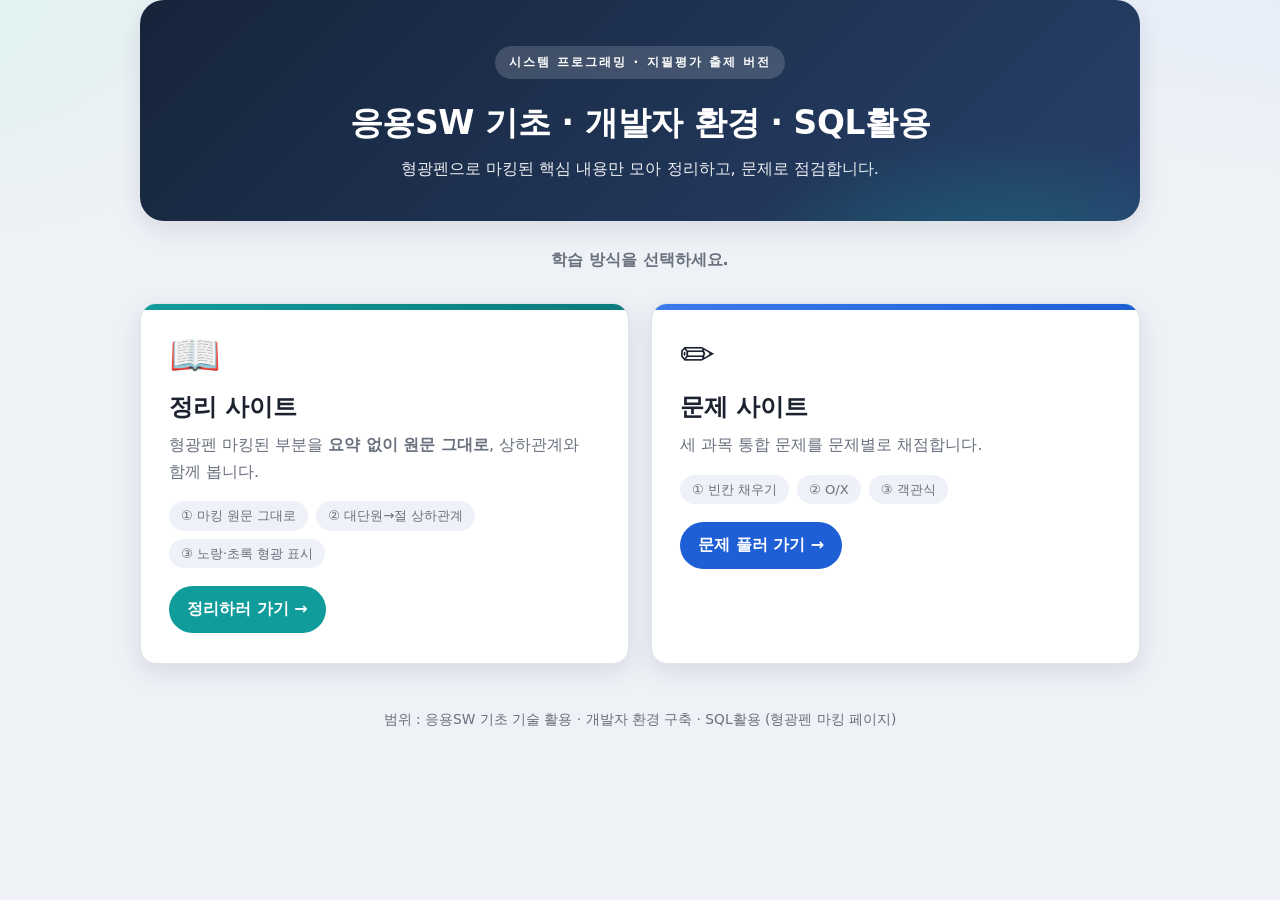
<file: index.html>
<!DOCTYPE html>
<html lang="ko">
<head>
<meta charset="utf-8">
<meta name="viewport" content="width=device-width, initial-scale=1">
<title>시스템 프로그래밍 — 지필평가 학습</title>
<link rel="stylesheet" href="style.css">
</head>
<body>
<div class="wrap">

  <header class="hero">
    <span class="eyebrow">시스템 프로그래밍 · 지필평가 출제 버전</span>
    <h1>응용SW 기초 · 개발자 환경 · SQL활용</h1>
    <p>형광펜으로 마킹된 핵심 내용만 모아 정리하고, 문제로 점검합니다.</p>
  </header>

  <p class="lead" style="margin:26px 0 4px;font-weight:600">학습 방식을 선택하세요.</p>

  <main class="choices">
    <a class="choice summary" href="summary.html">
      <span class="stripe"></span>
      <div class="ic">📖</div>
      <h2>정리 사이트</h2>
      <p>형광펜 마킹된 부분을 <b>요약 없이 원문 그대로</b>, 상하관계와 함께 봅니다.</p>
      <div class="tags">
        <span class="tag">① 마킹 원문 그대로</span>
        <span class="tag">② 대단원→절 상하관계</span>
        <span class="tag">③ 노랑·초록 형광 표시</span>
      </div>
      <span class="go">정리하러 가기 →</span>
    </a>

    <a class="choice quiz" href="quiz.html">
      <span class="stripe"></span>
      <div class="ic">✏️</div>
      <h2>문제 사이트</h2>
      <p>세 과목 통합 문제를 문제별로 채점합니다.</p>
      <div class="tags">
        <span class="tag">① 빈칸 채우기</span>
        <span class="tag">② O/X</span>
        <span class="tag">③ 객관식</span>
      </div>
      <span class="go">문제 풀러 가기 →</span>
    </a>
  </main>

  <div class="foot">
    범위 : 응용SW 기초 기술 활용 · 개발자 환경 구축 · SQL활용 (형광펜 마킹 페이지)
  </div>

</div>
</body>
</html>
</file>
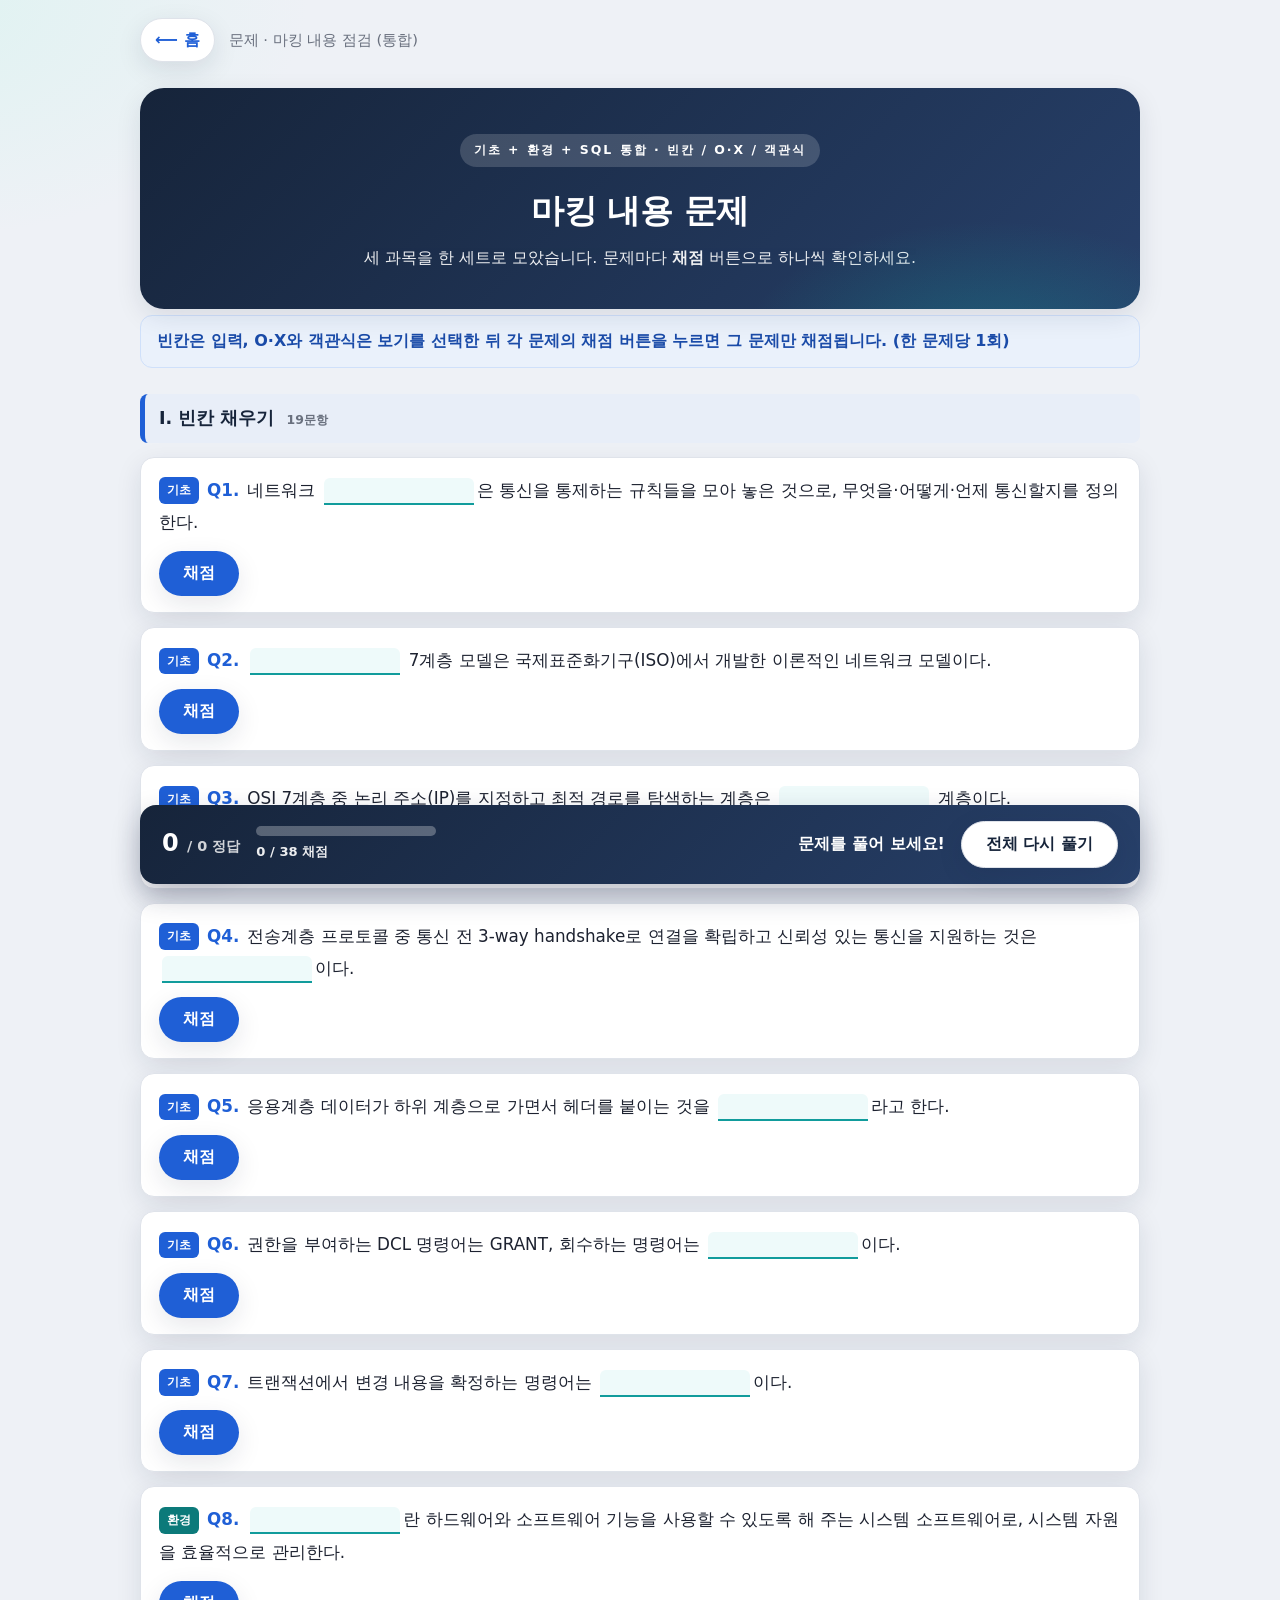
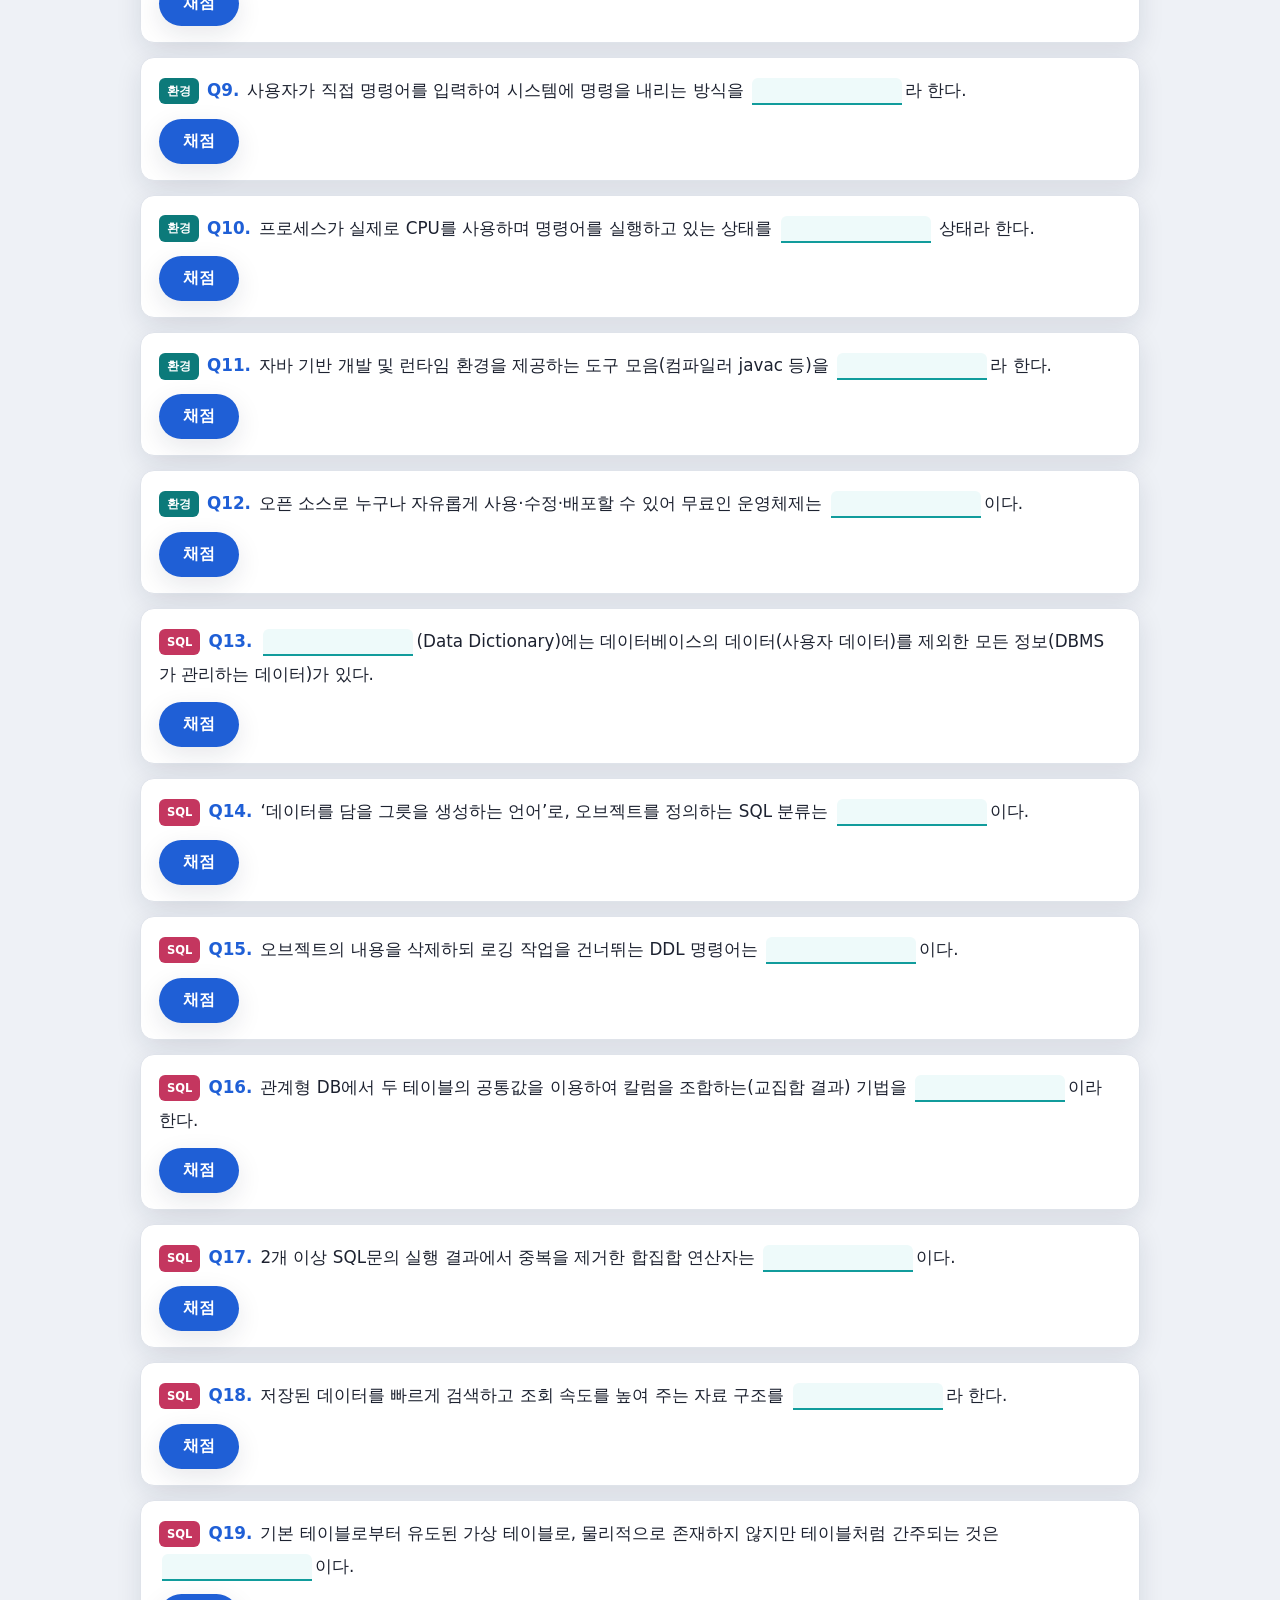
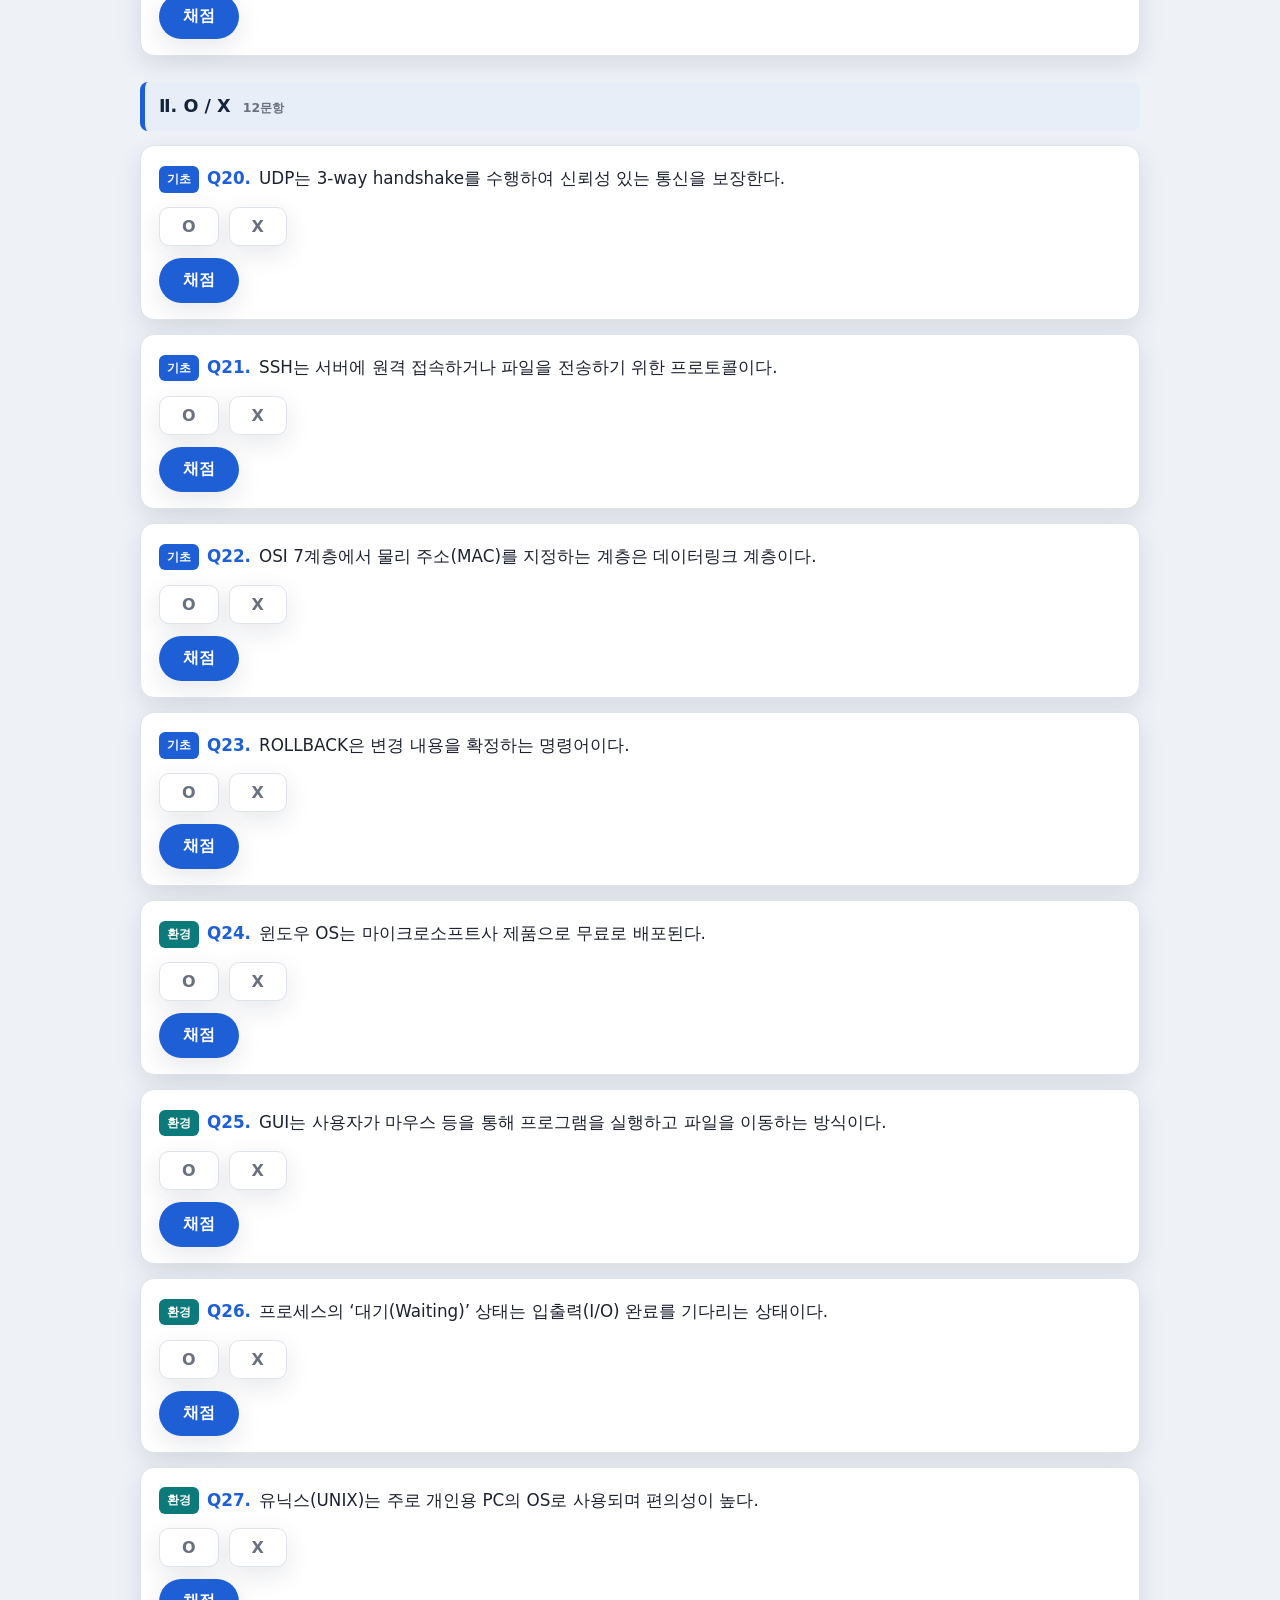
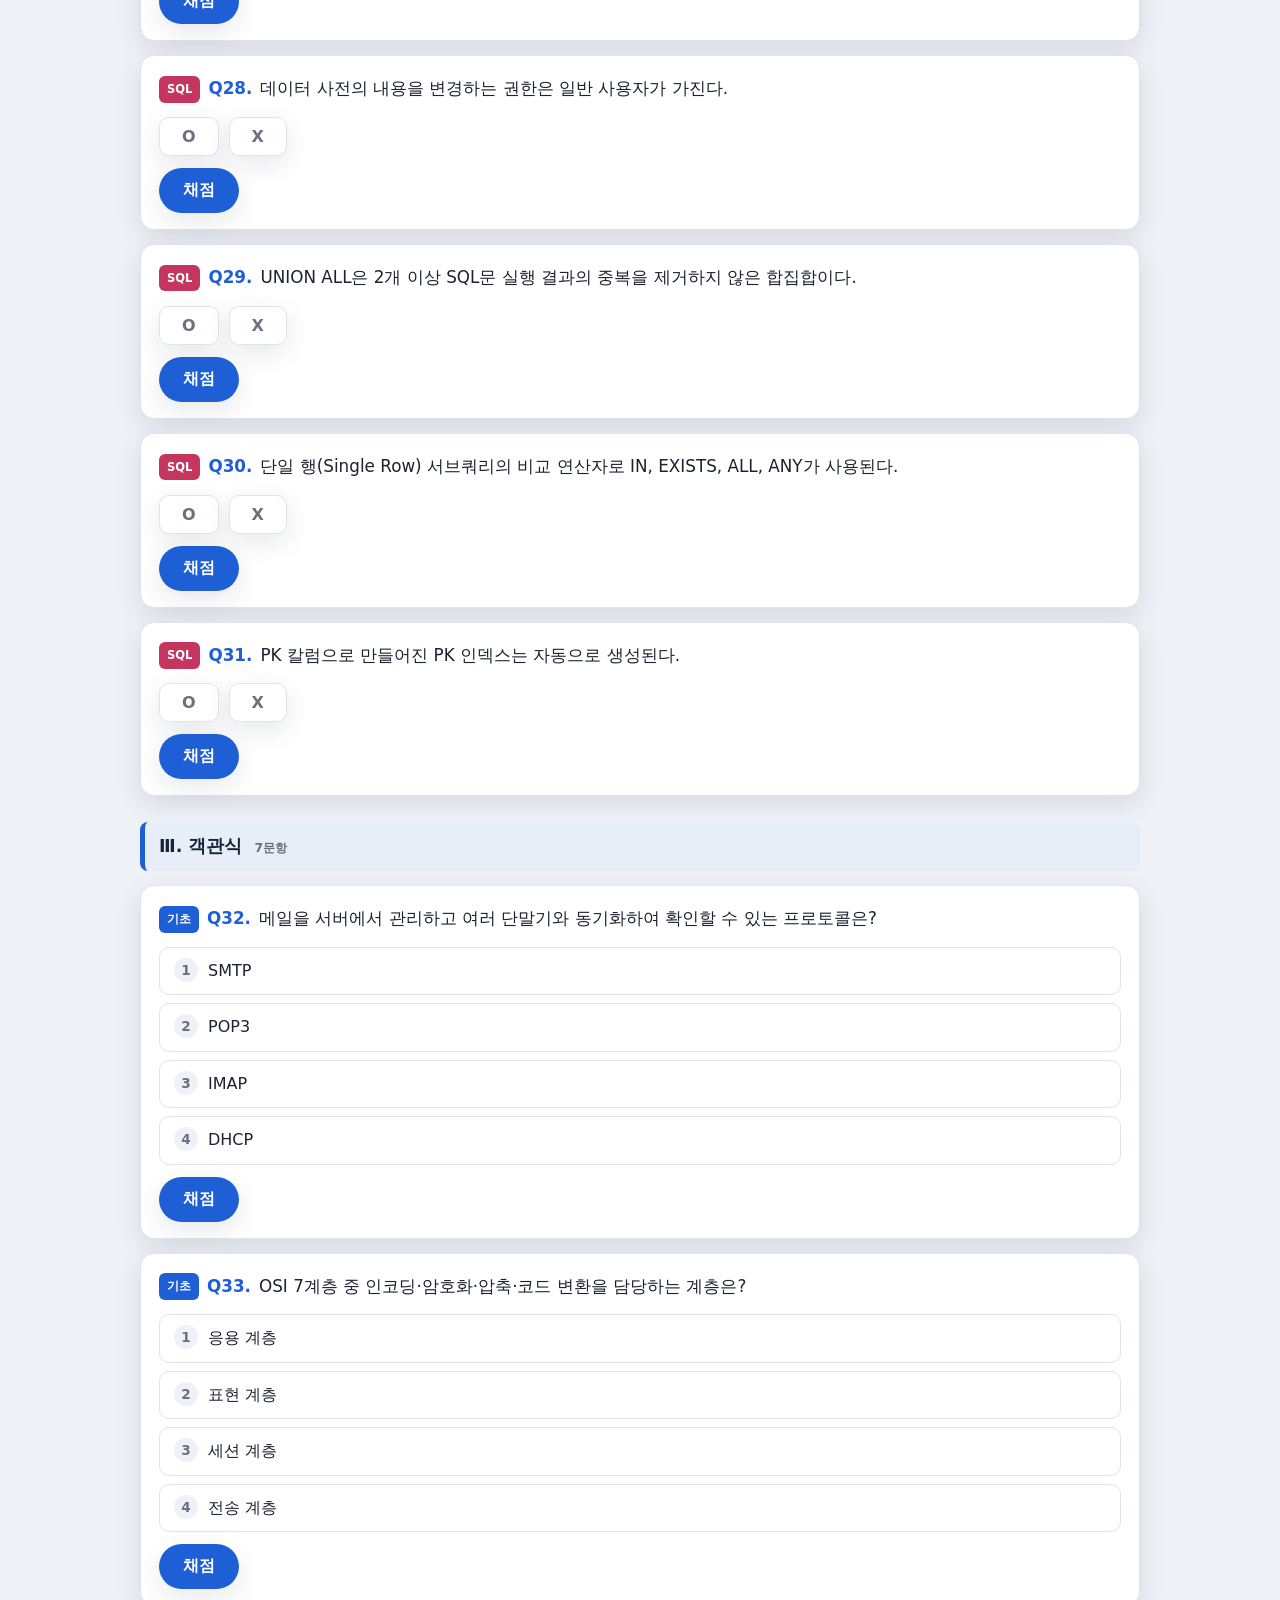
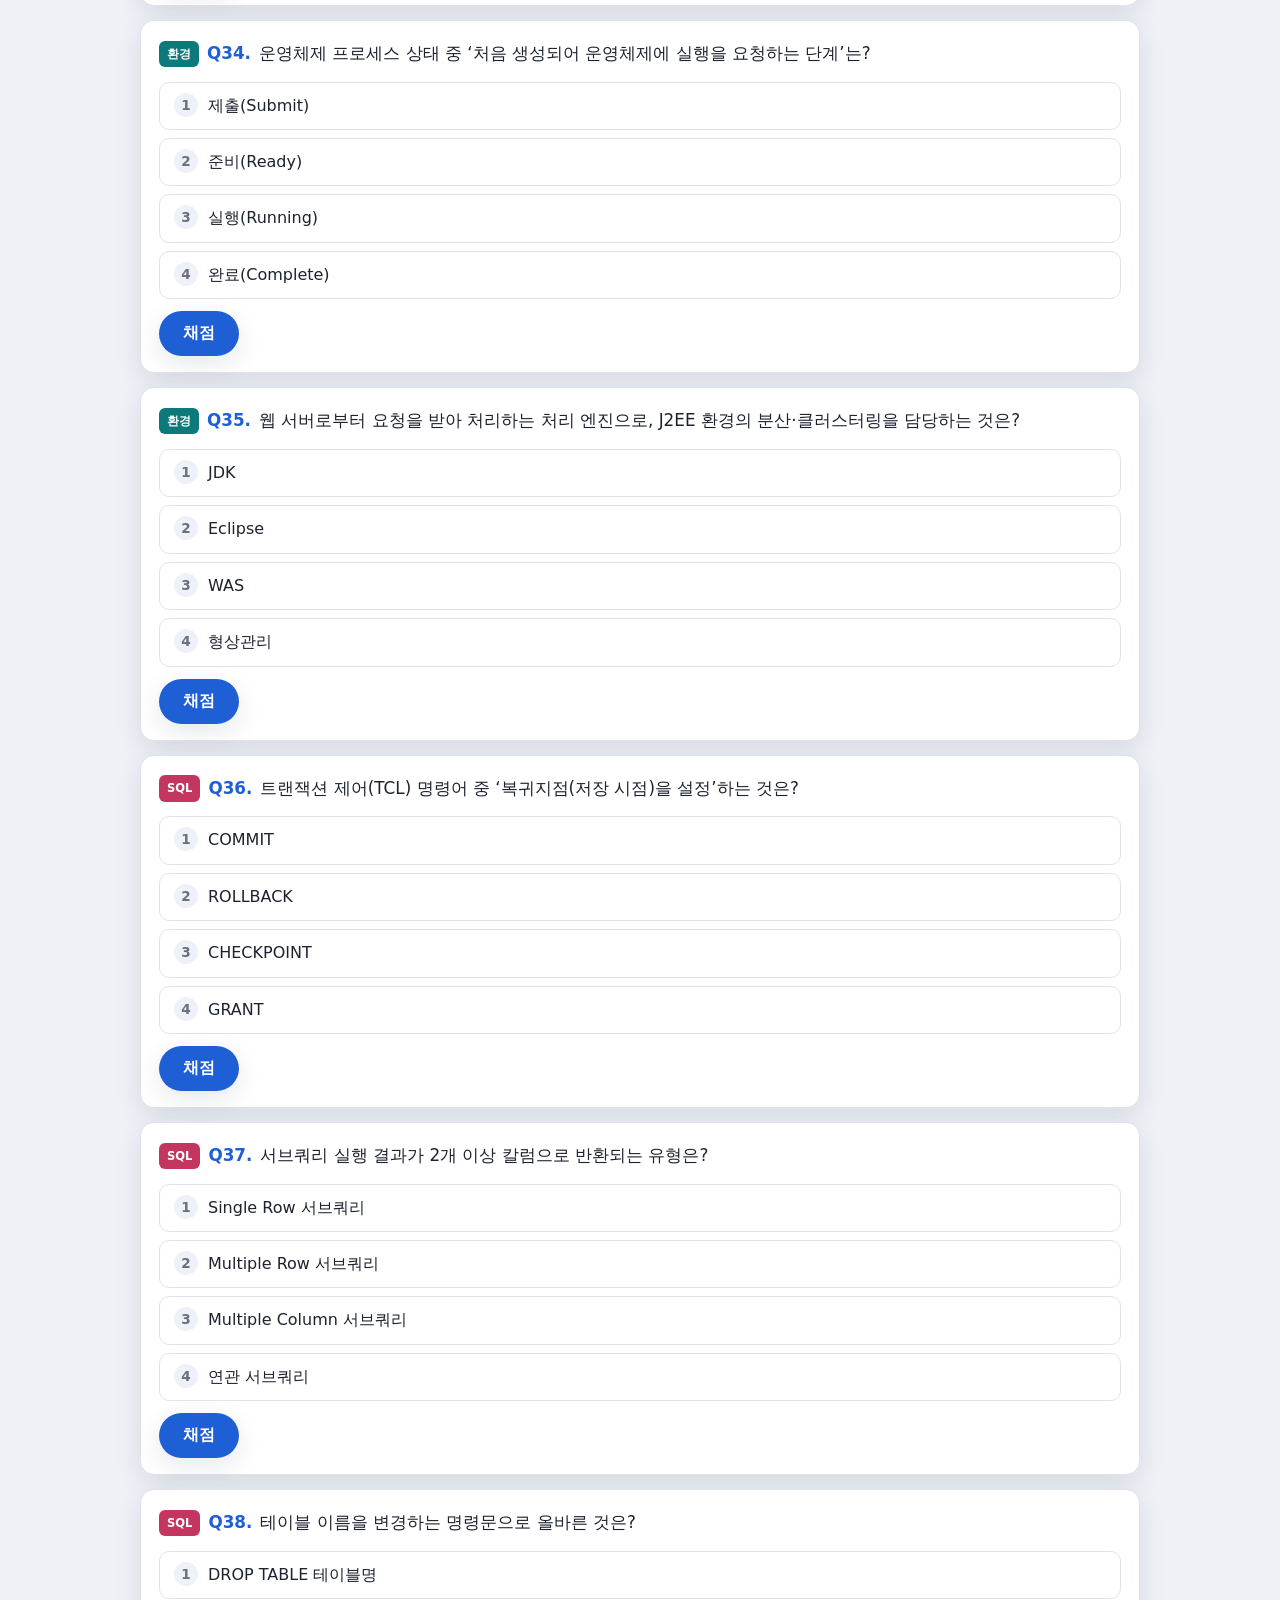
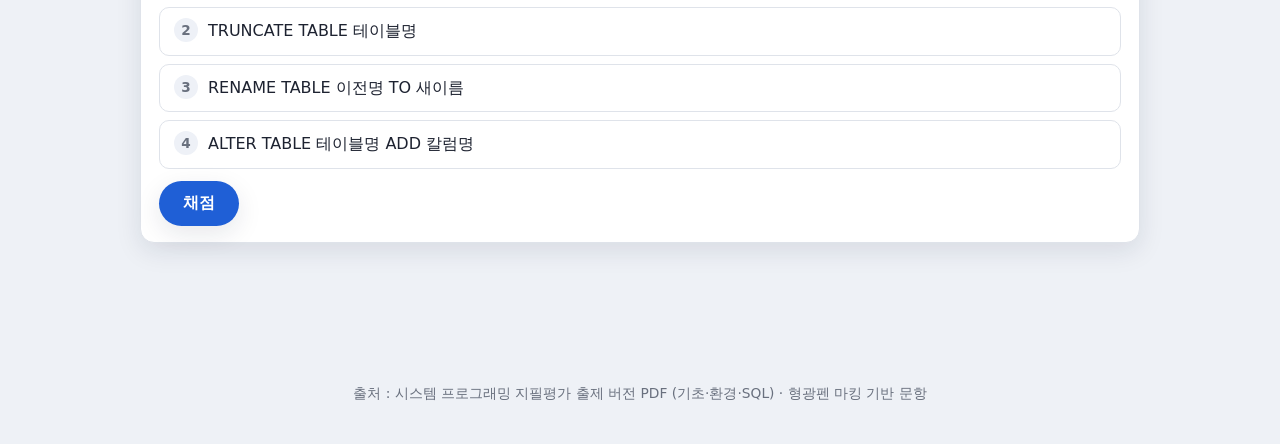
<file: quiz.html>
<!DOCTYPE html>
<html lang="ko">
<head>
<meta charset="utf-8">
<meta name="viewport" content="width=device-width, initial-scale=1">
<title>문제 — 마킹 내용 점검</title>
<link rel="stylesheet" href="style.css">
</head>
<body>
<div class="wrap">

  <nav class="topbar">
    <a class="home-link" href="index.html">⟵ 홈</a>
    <span class="crumb">문제 · 마킹 내용 점검 (통합)</span>
  </nav>

  <header class="hero">
    <span class="eyebrow">기초 + 환경 + SQL 통합 · 빈칸 / O·X / 객관식</span>
    <h1>마킹 내용 문제</h1>
    <p>세 과목을 한 세트로 모았습니다. 문제마다 <b>채점</b> 버튼으로 하나씩 확인하세요.</p>
  </header>

  <div class="quiz-guide">빈칸은 입력, O·X와 객관식은 보기를 선택한 뒤 각 문제의 <b>채점</b> 버튼을 누르면 그 문제만 채점됩니다. (한 문제당 1회)</div>

  <main id="root"></main>

  <div class="scorebar">
    <div class="score" id="score">0 <small>/ 0 정답</small></div>
    <div class="prog-wrap">
      <div class="prog-track"><div class="prog-bar" id="prog"></div></div>
      <div class="prog-label" id="progLabel">0 / 0 채점</div>
    </div>
    <div class="spacer"></div>
    <div class="msg" id="msg">문제를 풀어 보세요!</div>
    <button class="btn btn-ghost" id="reset">전체 다시 풀기</button>
  </div>

  <div class="foot">출처 : 시스템 프로그래밍 지필평가 출제 버전 PDF (기초·환경·SQL) · 형광펜 마킹 기반 문항</div>
</div>

<script src="data.js"></script>
<script>
function esc(s){return s.replace(/&/g,"&amp;").replace(/</g,"&lt;").replace(/>/g,"&gt;");}
function norm(s){return (s||"").toString().trim().toLowerCase().replace(/\s+/g,"").replace(/[.,'’`·]/g,"");}

const SUBMETA = {gicho:{label:"기초",cls:"sb-gicho"}, hwan:{label:"환경",cls:"sb-hwan"}, sql:{label:"SQL",cls:"sb-sql"}};
const ORDER = [
  {type:"blank",  title:"Ⅰ. 빈칸 채우기"},
  {type:"ox",     title:"Ⅱ. O / X"},
  {type:"choice", title:"Ⅲ. 객관식"}
];

let QLIST = [];   // 통합 문제 목록 (flat)
let graded = 0, correct = 0;

function buildList(){
  QLIST = [];
  for(const grp of ORDER){
    for(const subId of ["gicho","hwan","sql"]){
      (QUIZ[subId][grp.type]||[]).forEach(q=>{
        QLIST.push({type:grp.type, sub:subId, q, done:false});
      });
    }
  }
}

function render(){
  buildList();
  graded = 0; correct = 0;
  const root = document.getElementById('root');
  let html = "";
  let gi = 0;

  for(const grp of ORDER){
    const items = QLIST.map((e,idx)=>({e,idx})).filter(x=>x.e.type===grp.type);
    html += `<div class="q-section"><div class="q-sec-title">${grp.title} <span class="q-sec-count">${items.length}문항</span></div></div>`;
    for(const {e,idx} of items){
      gi++;
      const meta = SUBMETA[e.sub];
      const badge = `<span class="sub-badge ${meta.cls}">${meta.label}</span>`;
      let bodyHtml = "";
      if(e.type==="blank"){
        const parts = e.q.q.split("___");
        bodyHtml = `<div class="qtext">${badge}<span class="qnum">Q${gi}.</span>${esc(parts[0])}<input class="blank-input" data-gi="${idx}">${esc(parts[1]||"")}</div>`;
      }else if(e.type==="ox"){
        bodyHtml = `<div class="qtext">${badge}<span class="qnum">Q${gi}.</span>${esc(e.q.q)}</div>
          <div class="ox-row" data-gi="${idx}">
            <button class="ox-btn" data-v="O">O</button>
            <button class="ox-btn" data-v="X">X</button>
          </div>`;
      }else{
        const opts = e.q.options.map((o,i)=>`<div class="opt" data-idx="${i}"><span class="mark">${i+1}</span><span>${esc(o)}</span></div>`).join("");
        bodyHtml = `<div class="qtext">${badge}<span class="qnum">Q${gi}.</span>${esc(e.q.q)}</div>
          <div class="opts" data-gi="${idx}">${opts}</div>`;
      }
      html += `<div class="q" data-gi="${idx}">${bodyHtml}
        <div class="q-foot"><button class="btn btn-primary btn-sm q-grade" data-gi="${idx}">채점</button></div>
        <div class="answer-tip" data-gi="${idx}"></div></div>`;
    }
  }
  root.innerHTML = html;
  bindInteractions();
  updateScore();
}

function bindInteractions(){
  document.querySelectorAll('.ox-row').forEach(row=>{
    row.querySelectorAll('.ox-btn').forEach(btn=>{
      btn.addEventListener('click',()=>{
        if(row.dataset.locked) return;
        row.querySelectorAll('.ox-btn').forEach(b=>b.classList.remove('sel'));
        btn.classList.add('sel');
      });
    });
  });
  document.querySelectorAll('.opts').forEach(box=>{
    box.querySelectorAll('.opt').forEach(opt=>{
      opt.addEventListener('click',()=>{
        if(box.dataset.locked) return;
        box.querySelectorAll('.opt').forEach(o=>o.classList.remove('sel'));
        opt.classList.add('sel');
      });
    });
  });
  document.querySelectorAll('.q-grade').forEach(btn=>{
    btn.addEventListener('click',()=>gradeOne(+btn.dataset.gi));
  });
}

function gradeOne(idx){
  const e = QLIST[idx];
  if(e.done) return;
  const tip = document.querySelector(`.answer-tip[data-gi="${idx}"]`);
  const btn = document.querySelector(`.q-grade[data-gi="${idx}"]`);
  let ok=false, ansLabel="";

  if(e.type==="blank"){
    const inp = document.querySelector(`.blank-input[data-gi="${idx}"]`);
    const accept = (e.q.accept||[e.q.answer]).map(norm);
    ok = accept.includes(norm(inp.value));
    inp.classList.add(ok?'correct':'wrong');
    inp.readOnly = true;
    ansLabel = e.q.answer;
  }else if(e.type==="ox"){
    const row = document.querySelector(`.ox-row[data-gi="${idx}"]`);
    row.dataset.locked="1";
    const sel = row.querySelector('.ox-btn.sel');
    const ansV = e.q.answer ? "O" : "X";
    row.querySelectorAll('.ox-btn').forEach(b=>{ if(b.dataset.v===ansV) b.classList.add('correct'); });
    ok = sel && sel.dataset.v===ansV;
    if(sel && !ok) sel.classList.add('wrong');
    ansLabel = ansV;
  }else{
    const box = document.querySelector(`.opts[data-gi="${idx}"]`);
    box.dataset.locked="1";
    const sel = box.querySelector('.opt.sel');
    box.querySelectorAll('.opt').forEach(o=>{ if(+o.dataset.idx===e.q.answer) o.classList.add('correct'); });
    ok = sel && +sel.dataset.idx===e.q.answer;
    if(sel && !ok) sel.classList.add('wrong');
    ansLabel = (e.q.answer+1)+"번";
  }

  e.done = true; graded++; if(ok) correct++;
  tip.className = "answer-tip show" + (ok?"":" miss");
  tip.textContent = (ok ? "정답! " : `오답 — 정답: ${ansLabel} · `) + (e.q.explain||"");
  btn.disabled = true; btn.textContent = ok ? "✓ 정답" : "✗ 오답";
  btn.classList.remove('btn-primary'); btn.classList.add(ok?'btn-good':'btn-bad');
  updateScore();
}

function updateScore(){
  const total = QLIST.length;
  const pct = total ? Math.round(graded/total*100) : 0;
  document.getElementById('score').innerHTML = `${correct} <small>/ ${graded||0} 정답</small>`;
  document.getElementById('prog').style.width = pct+"%";
  document.getElementById('progLabel').textContent = `${graded} / ${total} 채점`;
  const msg = document.getElementById('msg');
  if(graded===0){ msg.textContent="문제를 풀어 보세요!"; return; }
  if(graded<total){ msg.textContent=`진행 중… (${correct}/${graded} 정답)`; return; }
  const r = Math.round(correct/total*100);
  msg.textContent = r===100?"완벽해요! 🎉" : r>=70?"잘했어요! 👍" : r>=40?"조금만 더! 💪":"정리부터 다시 볼까요? 📖";
}

document.getElementById('reset').addEventListener('click',render);
render();
</script>
</body>
</html>
</file>
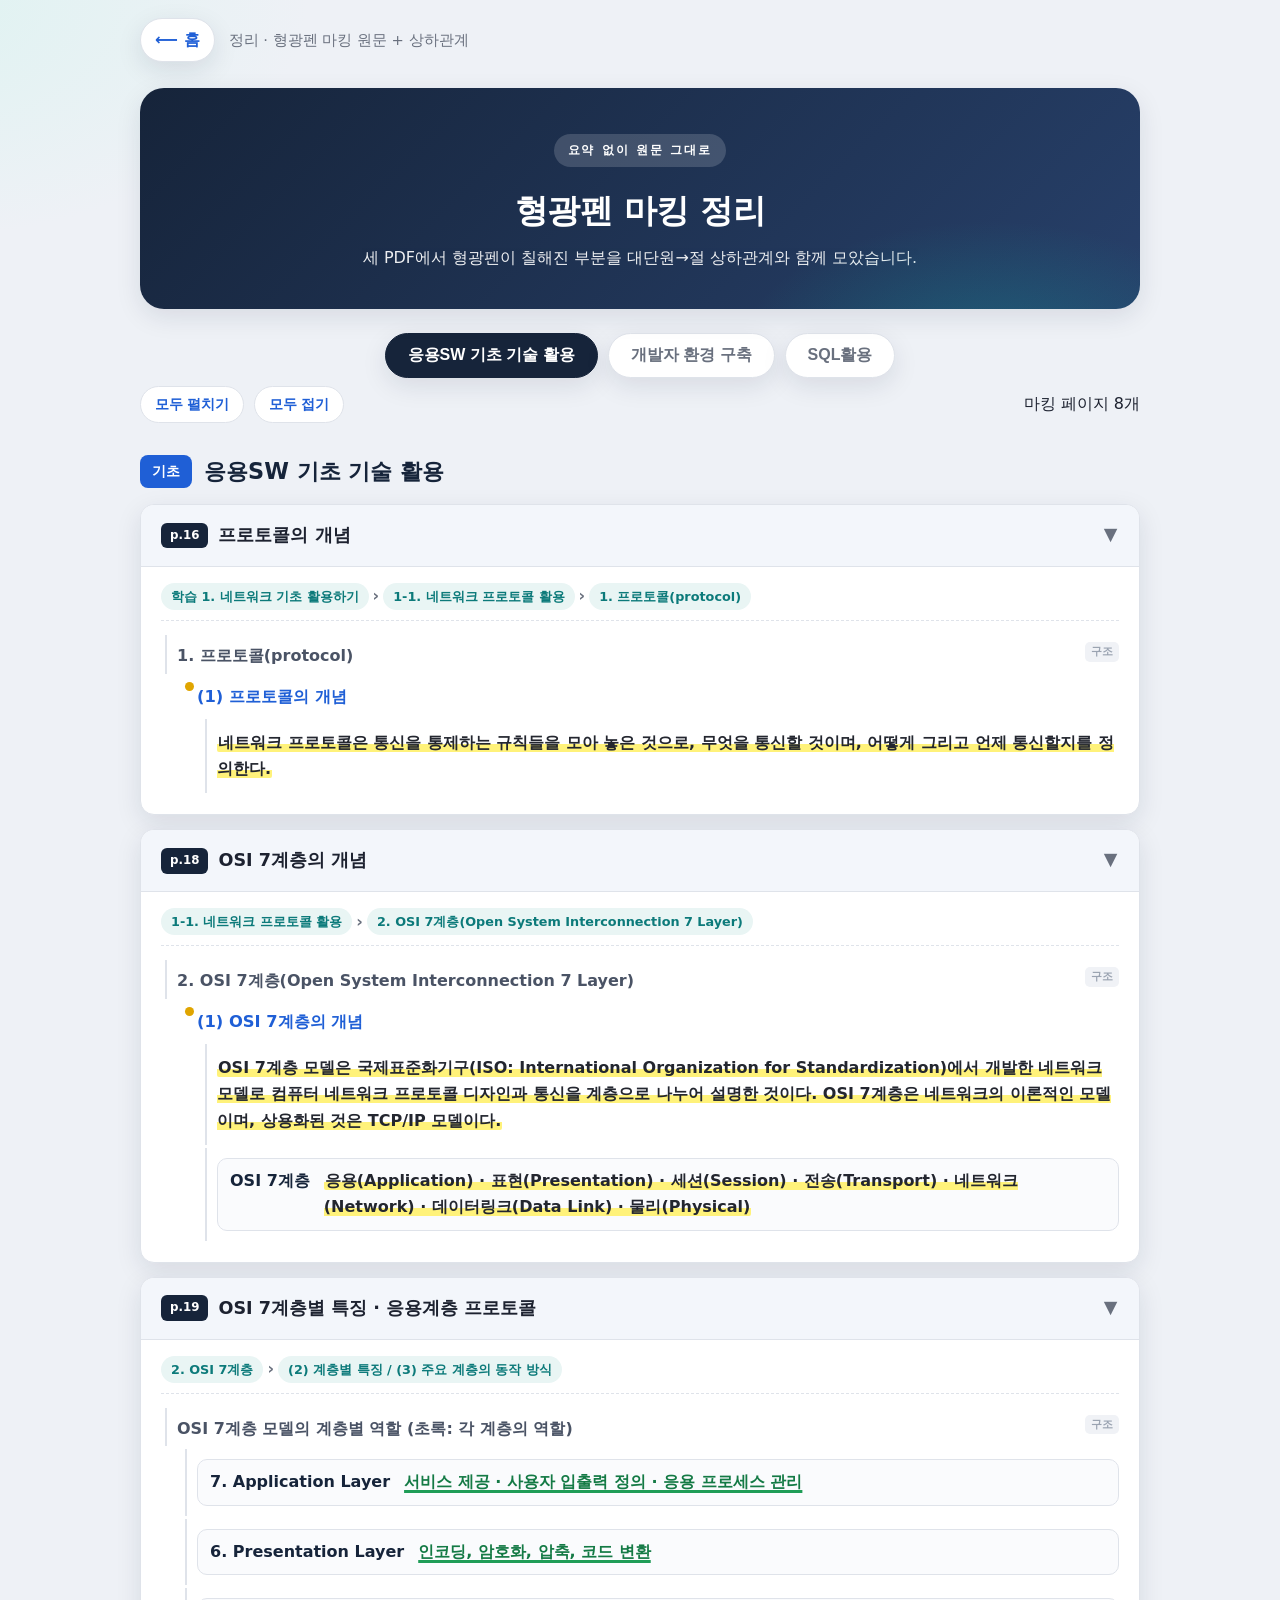
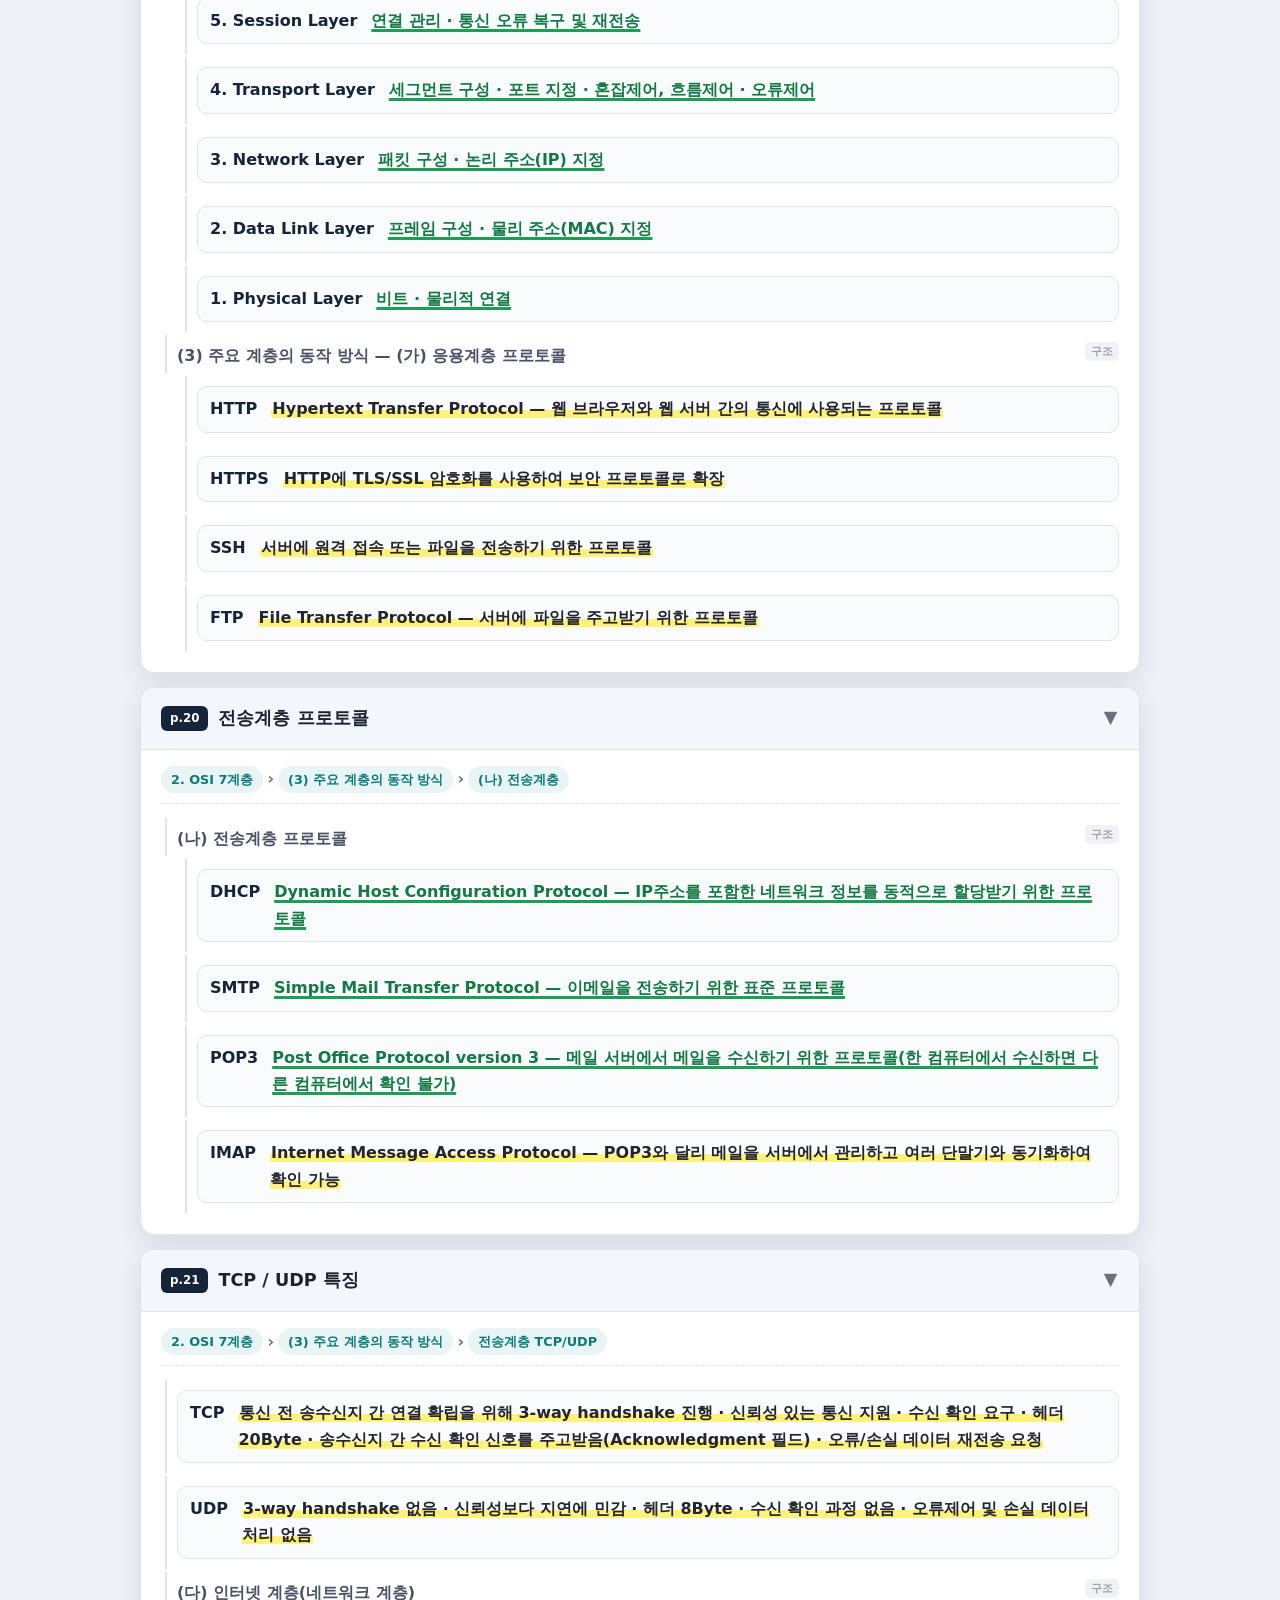
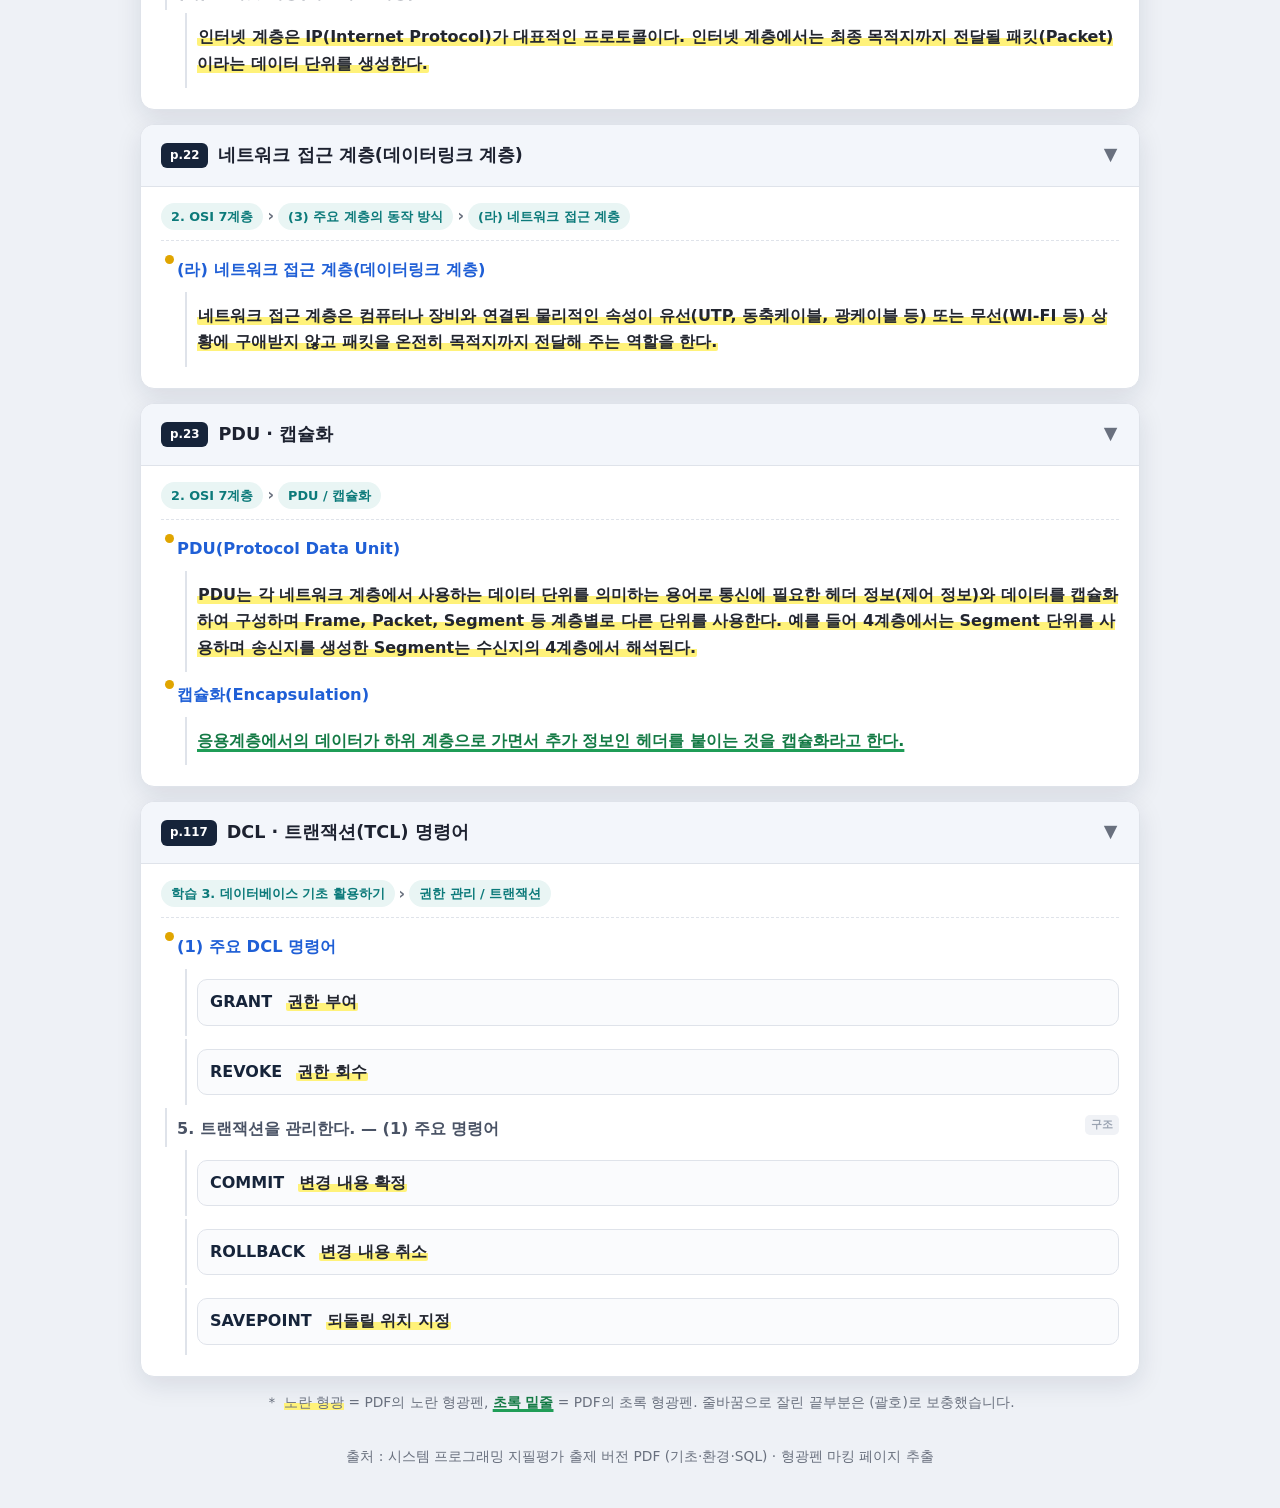
<file: summary.html>
<!DOCTYPE html>
<html lang="ko">
<head>
<meta charset="utf-8">
<meta name="viewport" content="width=device-width, initial-scale=1">
<title>정리 — 마킹 원문 그대로</title>
<link rel="stylesheet" href="style.css">
</head>
<body>
<div class="wrap">

  <nav class="topbar">
    <a class="home-link" href="index.html">⟵ 홈</a>
    <span class="crumb">정리 · 형광펜 마킹 원문 + 상하관계</span>
  </nav>

  <header class="hero">
    <span class="eyebrow">요약 없이 원문 그대로</span>
    <h1>형광펜 마킹 정리</h1>
    <p>세 PDF에서 형광펜이 칠해진 부분을 대단원→절 상하관계와 함께 모았습니다.</p>
  </header>

  <div class="tabs">
    <button class="tab-btn active" data-sub="gicho">응용SW 기초 기술 활용</button>
    <button class="tab-btn" data-sub="hwan">개발자 환경 구축</button>
    <button class="tab-btn" data-sub="sql">SQL활용</button>
  </div>

  <div class="toolbar">
    <button class="mini-btn" id="openAll">모두 펼치기</button>
    <button class="mini-btn" id="closeAll">모두 접기</button>
    <span class="spacer"></span>
    <span class="crumb" id="cnt"></span>
  </div>

  <main id="root"></main>

  <p class="note-quote">＊ <span style="background:linear-gradient(transparent 58%,#fff27a 58%)">노란 형광</span> = PDF의 노란 형광펜, <span style="text-decoration:underline;text-decoration-color:#1f9d57;text-decoration-thickness:2.5px;color:#147a45;font-weight:700">초록 밑줄</span> = PDF의 초록 형광펜. 줄바꿈으로 잘린 끝부분은 (괄호)로 보충했습니다.</p>
  <div class="foot">출처 : 시스템 프로그래밍 지필평가 출제 버전 PDF (기초·환경·SQL) · 형광펜 마킹 페이지 추출</div>
</div>

<script src="data.js"></script>
<script>
function esc(s){return s.replace(/&/g,"&amp;").replace(/</g,"&lt;").replace(/>/g,"&gt;");}

/* 노란 형광 + [[초록 밑줄]] 구간 렌더링 */
function marked(t){
  return esc(t).split(/\[\[|\]\]/).map((seg,i)=>{
    if(!seg) return "";
    return i%2 ? `<span class="gu">${seg}</span>` : `<span class="hl">${seg}</span>`;
  }).join("");
}
/* 항목 전체가 초록이면 초록 밑줄, 아니면 marked() */
function markedItem(t,c){
  if(c==="g") return `<span class="gu">${esc(t)}</span>`;
  return marked(t);
}

function render(subId){
  const sub = SUBJECTS.find(s=>s.id===subId);
  const root = document.getElementById('root');
  document.getElementById('cnt').textContent = `마킹 페이지 ${sub.pages.length}개`;
  let html = `<div class="unit-title unit-${sub.id}"><span class="badge">${sub.badge}</span>${esc(sub.title)}</div>`;
  for(const pg of sub.pages){
    html += `<details class="topic" open><summary><span class="pg">p.${pg.page}</span>${esc(pg.title)}<span class="chev">▶</span></summary><div class="body">`;
    if(pg.path && pg.path.length){
      html += `<div class="crumbpath">`+pg.path.map(p=>`<span class="cp">${esc(p)}</span>`).join(`<span class="cp-sep">›</span>`)+`</div>`;
    }
    html += `<div class="tree">`;
    for(const it of pg.items){
      const lv = it.lvl||0;
      if(it.k==="ctx"){
        html += `<div class="tn ctx lv${lv}">${esc(it.text)}</div>`;
      }else if(it.k==="head"){
        const cls = it.c==="g" ? "tn lv"+lv : "tn mk-head lv"+lv;
        html += (it.c==="g")
          ? `<div class="tn lv${lv}"><div class="mk-head" style="color:#147a45">${markedItem(it.text,"g")}</div></div>`
          : `<div class="tn mk-head lv${lv}">${esc(it.text)}</div>`;
      }else if(it.k==="para"){
        html += `<div class="tn lv${lv}"><p class="mk-para">${markedItem(it.text,it.c)}</p></div>`;
      }else if(it.k==="def"){
        html += `<div class="tn lv${lv}"><div class="mk-def"><div class="term">${esc(it.term)}</div><div class="desc">${markedItem(it.desc,it.c)}</div></div></div>`;
      }
    }
    html += `</div></div></details>`;
  }
  root.innerHTML = html;
}

document.querySelectorAll('.tab-btn').forEach(b=>{
  b.addEventListener('click',()=>{
    document.querySelectorAll('.tab-btn').forEach(x=>x.classList.remove('active'));
    b.classList.add('active');
    render(b.dataset.sub);
  });
});
document.getElementById('openAll').addEventListener('click',()=>document.querySelectorAll('.topic').forEach(d=>d.open=true));
document.getElementById('closeAll').addEventListener('click',()=>document.querySelectorAll('.topic').forEach(d=>d.open=false));

render('gicho');
</script>
</body>
</html>
</file>
<file: style.css>
/* =========================================================================
   응용 프로그래밍 개발 — 지필평가 학습 사이트 공통 스타일
   ========================================================================= */
:root{
  --navy:#16243a;
  --blue:#1f5fd6;
  --blue-light:#3b7bee;
  --cyan:#119c9c;
  --cyan-dark:#0c7a7a;
  --amber:#e0a500;
  --rose:#c4365f;
  --hl:#fff27a;            /* 형광펜 노랑 */
  --hl-blue:#bfe3ff;       /* 형광펜 파랑 */
  --paper:#eef1f6;
  --card:#ffffff;
  --ink:#1d2230;
  --muted:#69707e;
  --line:#dfe3ea;
  --good:#1f9d57;
  --bad:#d8443c;
  --shadow:0 8px 26px rgba(20,30,60,.10);
  --radius:16px;
}
*{box-sizing:border-box}
html,body{margin:0;padding:0}
body{
  font-family:"Pretendard","Apple SD Gothic Neo","Malgun Gothic","맑은 고딕",
              "Noto Sans KR",system-ui,-apple-system,sans-serif;
  color:var(--ink);
  background:
    radial-gradient(1100px 480px at 108% -10%, #e2ecfb 0%, transparent 55%),
    radial-gradient(820px 480px at -8% 0%, #def3f1 0%, transparent 50%),
    var(--paper);
  line-height:1.65;-webkit-font-smoothing:antialiased;min-height:100vh;
}
a{color:inherit;text-decoration:none}
.wrap{max-width:1040px;margin:0 auto;padding:0 20px}

/* 상단 바 */
.topbar{display:flex;align-items:center;gap:14px;padding:18px 0;margin-bottom:8px}
.topbar .home-link{display:inline-flex;align-items:center;gap:8px;font-weight:700;color:var(--blue);
  padding:8px 14px;border-radius:999px;border:1px solid var(--line);background:#fff;box-shadow:var(--shadow);transition:.18s}
.topbar .home-link:hover{transform:translateY(-1px);color:var(--navy)}
.topbar .crumb{color:var(--muted);font-size:.92rem}

/* 헤더 */
.hero{text-align:center;padding:46px 22px 38px;
  background:linear-gradient(135deg,var(--navy),#27406a);color:#fff;border-radius:24px;box-shadow:var(--shadow);
  position:relative;overflow:hidden}
.hero::after{content:"";position:absolute;inset:0;
  background:radial-gradient(420px 220px at 85% 120%, rgba(17,156,156,.34), transparent 60%);pointer-events:none}
.hero .eyebrow{display:inline-block;letter-spacing:.16em;font-size:.78rem;font-weight:700;
  background:rgba(255,255,255,.16);padding:6px 14px;border-radius:999px;margin-bottom:14px}
.hero h1{margin:.1em 0;font-size:2.05rem;font-weight:800;letter-spacing:-.01em}
.hero p{margin:.4em 0 0;opacity:.92}

/* 메인 선택 카드 */
.choices{display:grid;grid-template-columns:1fr 1fr;gap:22px;margin:30px 0 14px}
.choice{display:block;background:var(--card);border-radius:var(--radius);padding:30px 28px;box-shadow:var(--shadow);
  border:1px solid var(--line);position:relative;overflow:hidden;transition:.2s}
.choice:hover{transform:translateY(-4px);box-shadow:0 16px 34px rgba(20,30,60,.16)}
.choice .ic{font-size:2.6rem;line-height:1}
.choice h2{margin:.5em 0 .2em;font-size:1.5rem;font-weight:800}
.choice p{margin:0;color:var(--muted)}
.choice .go{display:inline-flex;align-items:center;gap:6px;margin-top:18px;font-weight:700;color:#fff;padding:10px 18px;border-radius:999px}
.choice .tags{margin-top:16px;display:flex;flex-wrap:wrap;gap:8px}
.choice .tag{font-size:.82rem;color:var(--muted);background:#eef1f7;border-radius:999px;padding:4px 12px}
.choice .stripe{position:absolute;top:0;left:0;height:6px;width:100%}
.choice.summary .stripe{background:linear-gradient(90deg,var(--cyan),var(--cyan-dark))}
.choice.summary .go{background:var(--cyan)}
.choice.quiz .stripe{background:linear-gradient(90deg,var(--blue-light),var(--blue))}
.choice.quiz .go{background:var(--blue)}

/* 탭 */
.tabs{display:flex;gap:10px;flex-wrap:wrap;margin:24px 0 8px;justify-content:center}
.tab-btn{font-weight:700;font-size:1rem;cursor:pointer;padding:11px 22px;border-radius:999px;border:1px solid var(--line);
  background:#fff;color:var(--muted);box-shadow:var(--shadow);transition:.16s}
.tab-btn:hover{color:var(--ink)}
.tab-btn.active{background:var(--navy);color:#fff;border-color:var(--navy)}
.view{display:none}
.view.active{display:block;animation:fade .25s ease}
@keyframes fade{from{opacity:0;transform:translateY(6px)}to{opacity:1;transform:none}}

/* 도구 바 */
.toolbar{display:flex;flex-wrap:wrap;gap:10px;align-items:center;margin:6px 0 18px}
.toolbar .spacer{flex:1}
.mini-btn{cursor:pointer;font-weight:600;font-size:.9rem;color:var(--blue);background:#fff;border:1px solid var(--line);
  border-radius:999px;padding:8px 14px}
.mini-btn:hover{background:#eef1f7}
.lead{color:var(--muted);margin:.2em 0 16px;text-align:center}

/* 단원 제목 */
.unit-title{display:flex;align-items:center;gap:12px;font-size:1.4rem;font-weight:800;margin:30px 0 14px;color:var(--navy)}
.unit-title .badge{color:#fff;font-size:.85rem;font-weight:700;padding:5px 12px;border-radius:8px}
.unit-eung .badge{background:var(--blue)}
.unit-hwal .badge{background:var(--cyan-dark)}
.unit-gicho .badge{background:var(--blue)}
.unit-hwan .badge{background:var(--cyan-dark)}
.unit-sql .badge{background:var(--rose)}

/* 페이지(토픽) 카드 */
.topic{margin:14px 0;border:1px solid var(--line);border-radius:14px;overflow:hidden;background:#fff;box-shadow:var(--shadow)}
.topic > summary{cursor:pointer;list-style:none;padding:16px 20px;font-weight:800;font-size:1.1rem;
  display:flex;align-items:center;gap:10px;background:#f3f6fb}
.topic > summary::-webkit-details-marker{display:none}
.topic > summary .pg{flex:none;font-size:.74rem;font-weight:800;color:#fff;background:var(--navy);
  border-radius:6px;padding:3px 9px}
.topic > summary .chev{margin-left:auto;transition:.2s;color:var(--muted)}
.topic[open] > summary .chev{transform:rotate(90deg)}
.topic[open] > summary{border-bottom:1px solid var(--line)}
.topic .body{padding:14px 20px 18px}

/* 상하관계 — 브레드크럼 경로 */
.crumbpath{display:flex;flex-wrap:wrap;align-items:center;gap:4px 2px;margin:2px 0 14px;padding-bottom:10px;
  border-bottom:1px dashed var(--line)}
.crumbpath .cp{font-size:.8rem;font-weight:700;color:var(--cyan-dark);background:#e9f5f4;
  border-radius:999px;padding:3px 10px}
.crumbpath .cp-sep{color:var(--muted);font-weight:800;margin:0 2px}

/* 상하관계 — 들여쓰기 트리 */
.tree{position:relative}
.tn{position:relative;padding:2px 0 2px 16px;margin:3px 0}
.tn::before{content:"";position:absolute;left:4px;top:0;bottom:0;width:2px;background:var(--line)}
.tn.lv0{margin-left:0}
.tn.lv1{margin-left:20px}
.tn.lv2{margin-left:40px}
.tn.lv3{margin-left:60px}
/* 구조 맥락(마킹 안 됨) */
.tn.ctx{color:var(--muted);font-weight:700;font-size:.95rem;padding-top:8px;padding-bottom:4px}
.tn.ctx::after{content:"구조";position:absolute;right:0;top:7px;font-size:.66rem;font-weight:800;color:#9aa3b1;
  background:#f0f2f6;border-radius:5px;padding:1px 6px}
.tn.lv0.ctx{font-size:1rem;color:#4a5365}

/* 마킹 본문 — 형광펜 효과 */
.mk-head{font-weight:800;color:var(--blue);margin:8px 0 6px;font-size:1.02rem;
  display:flex;align-items:center;gap:8px}
.mk-head::before{content:"";width:9px;height:9px;border-radius:50%;background:var(--amber);display:inline-block;flex:none}
.tn .mk-head{margin:6px 0}
.mk-para{margin:9px 0;color:#23262f}
.mk-para .hl,.mk-def .hl{background:linear-gradient(transparent 58%, var(--hl) 58%);padding:0 1px;
  border-radius:2px;font-weight:600}
.mk-def{display:grid;grid-template-columns:max-content 1fr;gap:8px 14px;margin:8px 0;
  padding:9px 12px;border:1px solid var(--line);border-radius:10px;background:#fafbfd}
.mk-def .term{font-weight:800;color:var(--navy);white-space:normal}
.mk-def .desc{color:#23262f}
.mk-def .desc .hl{background:linear-gradient(transparent 58%, var(--hl) 58%);padding:0 1px;font-weight:600}
/* 초록 형광펜 마킹 → 초록 밑줄 */
.mk-para .gu,.mk-def .desc .gu{
  background:none;
  text-decoration:underline;
  text-decoration-color:var(--good);
  text-decoration-thickness:2.5px;
  text-underline-offset:3px;
  color:#147a45;font-weight:700;
}
.note-quote{font-size:.86rem;color:var(--muted);margin:14px 0 2px;text-align:center}

/* 문제 공통 */
.quiz-head{display:flex;flex-wrap:wrap;align-items:center;gap:14px;margin-bottom:6px}
.quiz-head h2{margin:0;font-size:1.4rem}
.pill{font-size:.82rem;font-weight:700;color:#fff;background:var(--navy);border-radius:999px;padding:4px 12px}
.quiz-guide{background:#eaf1fb;border:1px solid #cfe0fa;border-radius:12px;padding:12px 16px;color:#1a4ba8;font-weight:600;margin:6px 0 16px}

.q-section{margin:26px 0 6px}
.q-sec-title{font-size:1.1rem;font-weight:800;color:var(--navy);margin:0 0 8px;padding:10px 14px;
  background:#e8eef8;border-left:5px solid var(--blue);border-radius:8px}
.q-sec-count{font-size:.78rem;font-weight:700;color:var(--muted);margin-left:6px}

.q{border:1px solid var(--line);border-radius:14px;padding:16px 18px;margin:14px 0;background:#fff;box-shadow:var(--shadow)}
.q .qnum{font-weight:800;color:var(--blue);margin-right:8px}
.q .qtext{font-size:1.05rem;line-height:1.95}
.blank-input{display:inline-block;min-width:120px;width:150px;font-size:1rem;font-family:inherit;text-align:center;
  border:none;border-bottom:2.5px solid var(--cyan);background:#eefafa;padding:3px 8px;margin:0 3px;border-radius:6px 6px 0 0;
  color:var(--navy);font-weight:700}
.blank-input:focus{outline:none;background:#e2f6f5;border-color:var(--cyan-dark)}
.blank-input.correct{border-color:var(--good);background:#eafaf0;color:var(--good)}
.blank-input.wrong{border-color:var(--bad);background:#fdeeed;color:var(--bad)}

/* O/X */
.ox-row{display:flex;gap:10px;margin-top:12px}
.ox-btn{cursor:pointer;font-weight:800;font-size:1rem;font-family:inherit;border:1px solid var(--line);
  background:#fff;color:var(--muted);border-radius:10px;padding:9px 22px;box-shadow:var(--shadow);transition:.14s}
.ox-btn:hover{transform:translateY(-1px)}
.ox-btn.sel{border-color:var(--navy);color:var(--navy)}
.ox-btn.correct{background:#eafaf0;border-color:var(--good);color:var(--good)}
.ox-btn.wrong{background:#fdeeed;border-color:var(--bad);color:var(--bad)}

/* 객관식 */
.opts{display:flex;flex-direction:column;gap:8px;margin-top:12px}
.opt{cursor:pointer;border:1px solid var(--line);background:#fff;border-radius:10px;padding:10px 14px;
  display:flex;gap:10px;align-items:flex-start;transition:.14s;font-size:1rem}
.opt:hover{border-color:var(--blue);background:#f6f9fe}
.opt .mark{flex:none;width:24px;height:24px;line-height:24px;text-align:center;border-radius:50%;
  background:#eef1f7;font-weight:800;color:var(--muted);font-size:.85rem}
.opt.sel{border-color:var(--navy)}
.opt.sel .mark{background:var(--navy);color:#fff}
.opt.correct{background:#eafaf0;border-color:var(--good)}
.opt.correct .mark{background:var(--good);color:#fff}
.opt.wrong{background:#fdeeed;border-color:var(--bad)}
.opt.wrong .mark{background:var(--bad);color:#fff}

.answer-tip{margin-top:10px;font-size:.92rem;color:var(--good);font-weight:700;display:none;
  background:#eafaf0;border-radius:8px;padding:8px 12px}
.answer-tip.show{display:block}
.answer-tip.miss{color:var(--bad);background:#fdeeed}

/* 과목 뱃지 */
.sub-badge{display:inline-block;font-size:.72rem;font-weight:800;color:#fff;border-radius:6px;
  padding:2px 8px;margin-right:8px;vertical-align:middle}
.sb-eung{background:var(--blue)}
.sb-hwal{background:var(--cyan-dark)}
.sb-gicho{background:var(--blue)}
.sb-hwan{background:var(--cyan-dark)}
.sb-sql{background:var(--rose)}

/* 문제별 채점 버튼 */
.q-foot{margin-top:12px}
.btn-sm{padding:7px 18px;font-size:.9rem}
.btn-good{background:#eafaf0;color:var(--good);border:1px solid var(--good)}
.btn-bad{background:#fdeeed;color:var(--bad);border:1px solid var(--bad)}
.btn:disabled{cursor:default;transform:none;box-shadow:none}

/* 버튼/점수판 */
.btn{cursor:pointer;font-weight:700;font-size:1rem;font-family:inherit;border:none;border-radius:999px;
  padding:12px 24px;transition:.16s;box-shadow:var(--shadow)}
.btn:hover{transform:translateY(-2px)}
.btn-primary{background:var(--blue);color:#fff}
.btn-ghost{background:#fff;color:var(--navy);border:1px solid var(--line)}
.scorebar{position:sticky;bottom:16px;margin:22px 0 8px;display:flex;align-items:center;gap:16px;
  background:linear-gradient(135deg,var(--navy),#27406a);color:#fff;border-radius:16px;padding:16px 22px;
  box-shadow:0 12px 28px rgba(20,30,60,.28);flex-wrap:wrap}
.scorebar .score{font-size:1.5rem;font-weight:800}
.scorebar .score small{font-size:.9rem;font-weight:600;opacity:.8}
.scorebar .spacer{flex:1}
.scorebar .msg{font-weight:700}
.prog-wrap{display:flex;flex-direction:column;gap:5px}
.prog-track{width:180px;max-width:42vw;height:10px;background:rgba(255,255,255,.28);border-radius:999px;overflow:hidden}
.prog-bar{height:100%;width:0;background:linear-gradient(90deg,#7be3c8,#19b3ac);border-radius:999px;transition:width .3s}
.prog-label{font-size:.82rem;font-weight:700;opacity:.92}

.foot{text-align:center;color:var(--muted);font-size:.86rem;padding:30px 0 40px}

@media (max-width:680px){
  .choices{grid-template-columns:1fr}
  .hero h1{font-size:1.6rem}
  .mk-def{grid-template-columns:1fr;gap:3px}
  .scorebar{flex-wrap:wrap}
}
</file>
